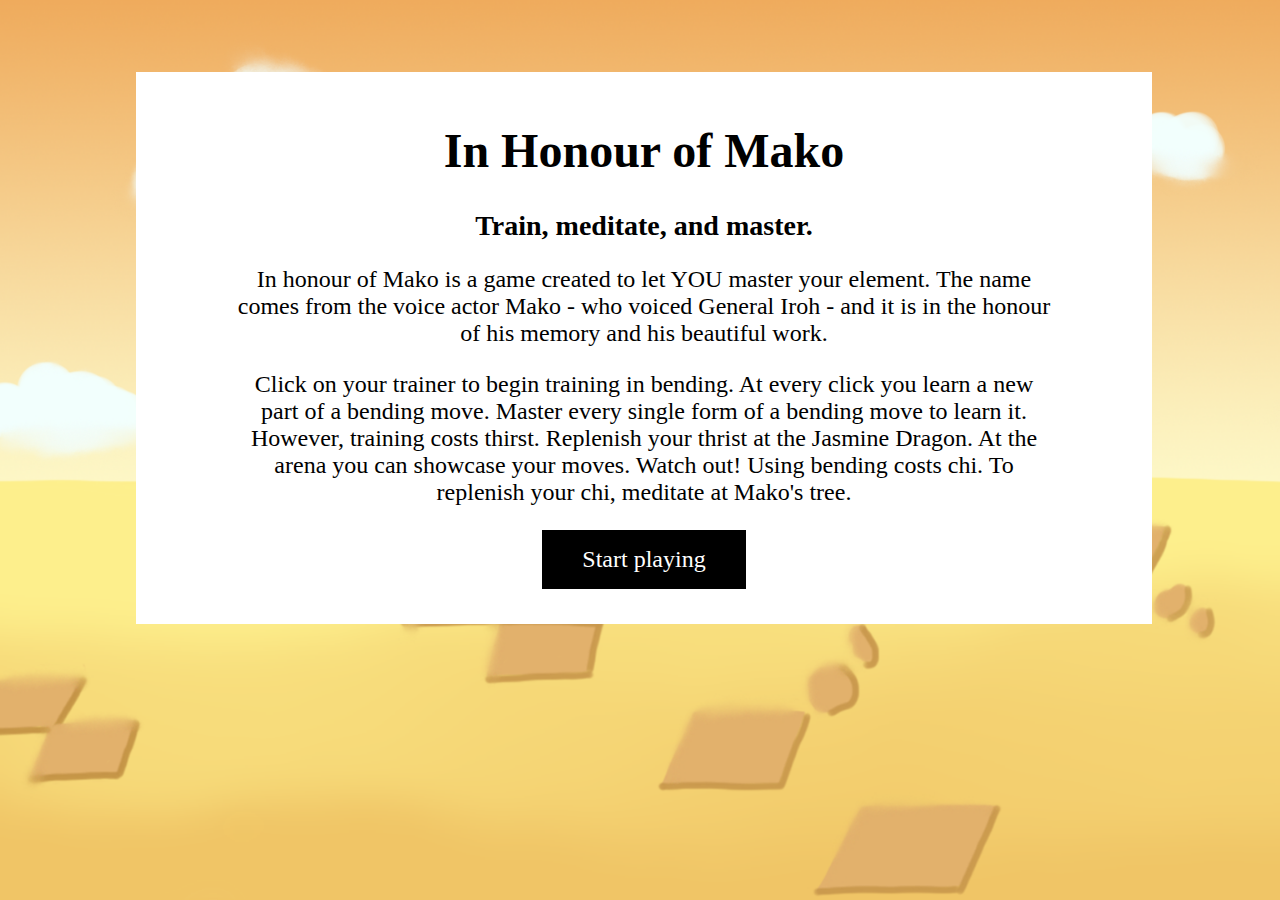
<file: index.html>
<!DOCTYPE html>
<html lang="en">
<head>
    <meta charset="UTF-8">
    <meta http-equiv="X-UA-Compatible" content="IE=edge">
    <meta name="viewport" content="width=device-width, initial-scale=1.0">
    <title>In Honour of Mako</title>
    <link rel="stylesheet" href="css/style.css">
</head>
<body id="home-bg">
    <!-- Introductie van de website, tutorial/uitleg -->
    <article>
        <section id="tutorial-text">
            <h1>In Honour of Mako</h1>
            <h2>Train, meditate, and master.</h2>
            <!-- About -->
            <p>
                In honour of Mako is a game created to let YOU master your element.
                The name comes from the voice actor Mako - who voiced General Iroh - and it is in the honour of his memory and his beautiful work.
            </p>
            <!-- Tutorial -->
            <p>
                Click on your trainer to begin training in bending.
                At every click you learn a new part of a bending move.
                Master every single form of a bending move to learn it.
                However, training costs thirst.
                Replenish your thrist at the Jasmine Dragon.
                At the arena you can showcase your moves.
                Watch out! Using bending costs chi.
                To replenish your chi, meditate at Mako's tree.
            </p>
            <p id="spacing-homebutton"><a id="start-button" href="home.html">Start playing</a></p>
        </section>
    </article>
</body>
</html>
</file>
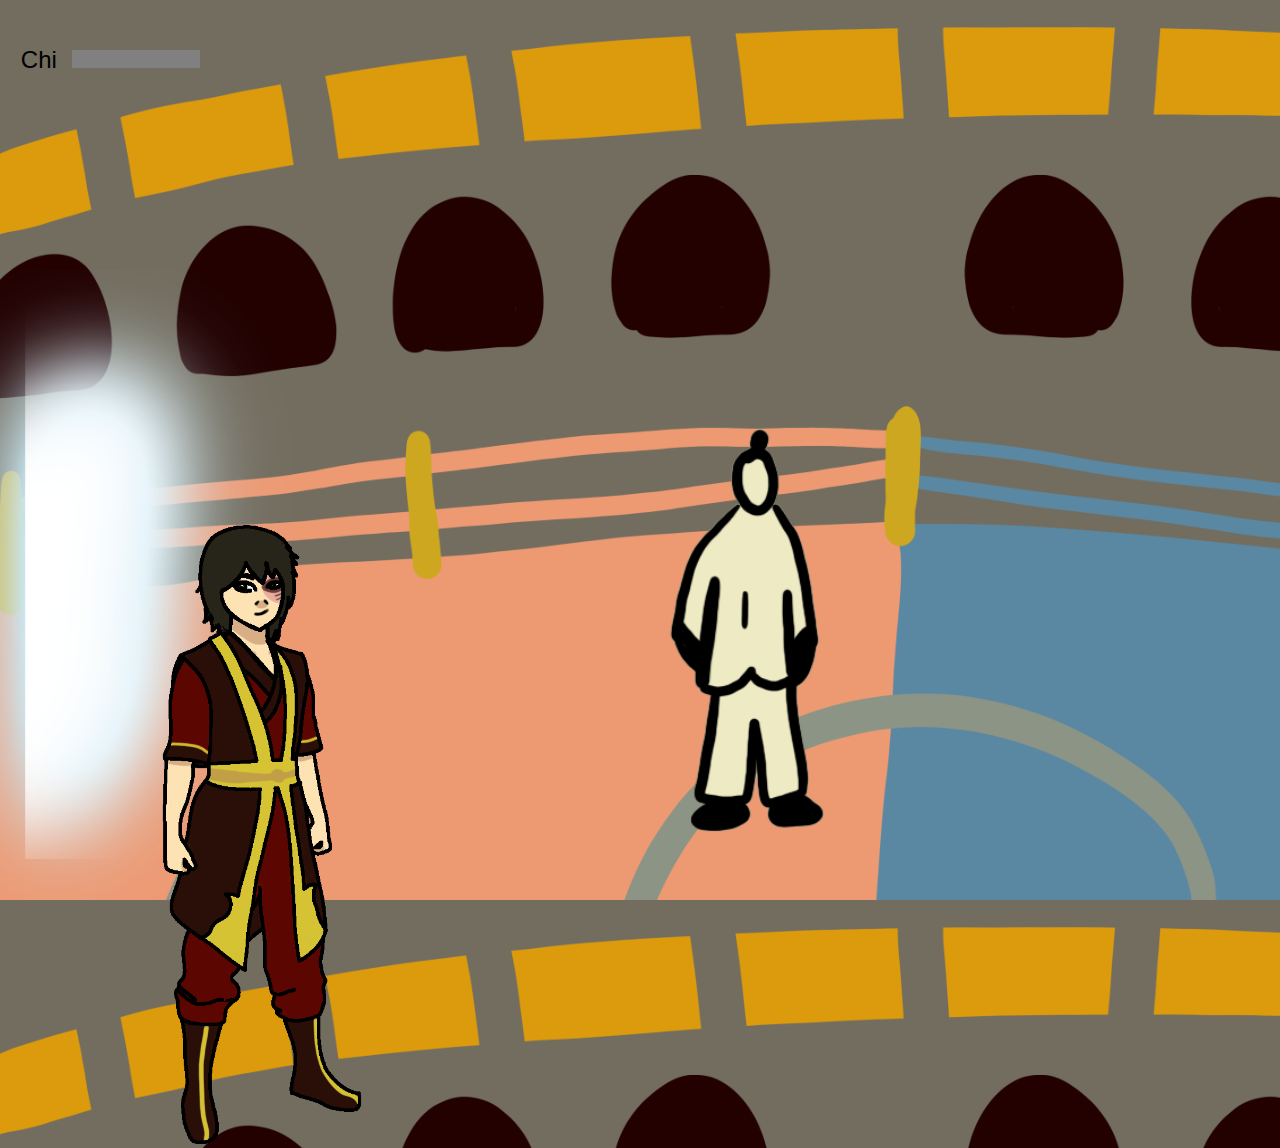
<file: arena-home.html>
<!DOCTYPE html>
<html lang="en">
<head>
    <meta charset="UTF-8">
    <meta http-equiv="X-UA-Compatible" content="IE=edge">
    <meta name="viewport" content="width=device-width, initial-scale=1.0">
    <title>In Honour of Mako</title>
    <link rel="stylesheet" href="css/style.css">
</head>
<body id="arena-bg">
        <!-- De status bars. Hierbij zie je hoeveel chi je hebt -->
    <p id="progress-text-chi">Chi</p><progress id="chi" value="100" max="100"></progress>

    <!-- Terugknop -->
    <a href="home.html"><img id="exit-button" src="img/home-button.png"></a>

    <!-- Zuko, de trainer, laat zien welke moves je weet -->
    <img id="trainer-guide" src="img/zuko.png">

    <!-- Dit is wat Zuko laat zien, hoe meer je weet, hoe verder de scroll uitwerkt -->
    <img class="hide" id="scroll" src="img/scroll-0.png">

    <!-- Het poppetje, de hoofdkarakter -->
    <img id="bender" src="img/bender.png">

    <script src="javascript/java.js"></script>
    <script src="javascript/java-arena.js"></script>
</body>
</html>
</file>
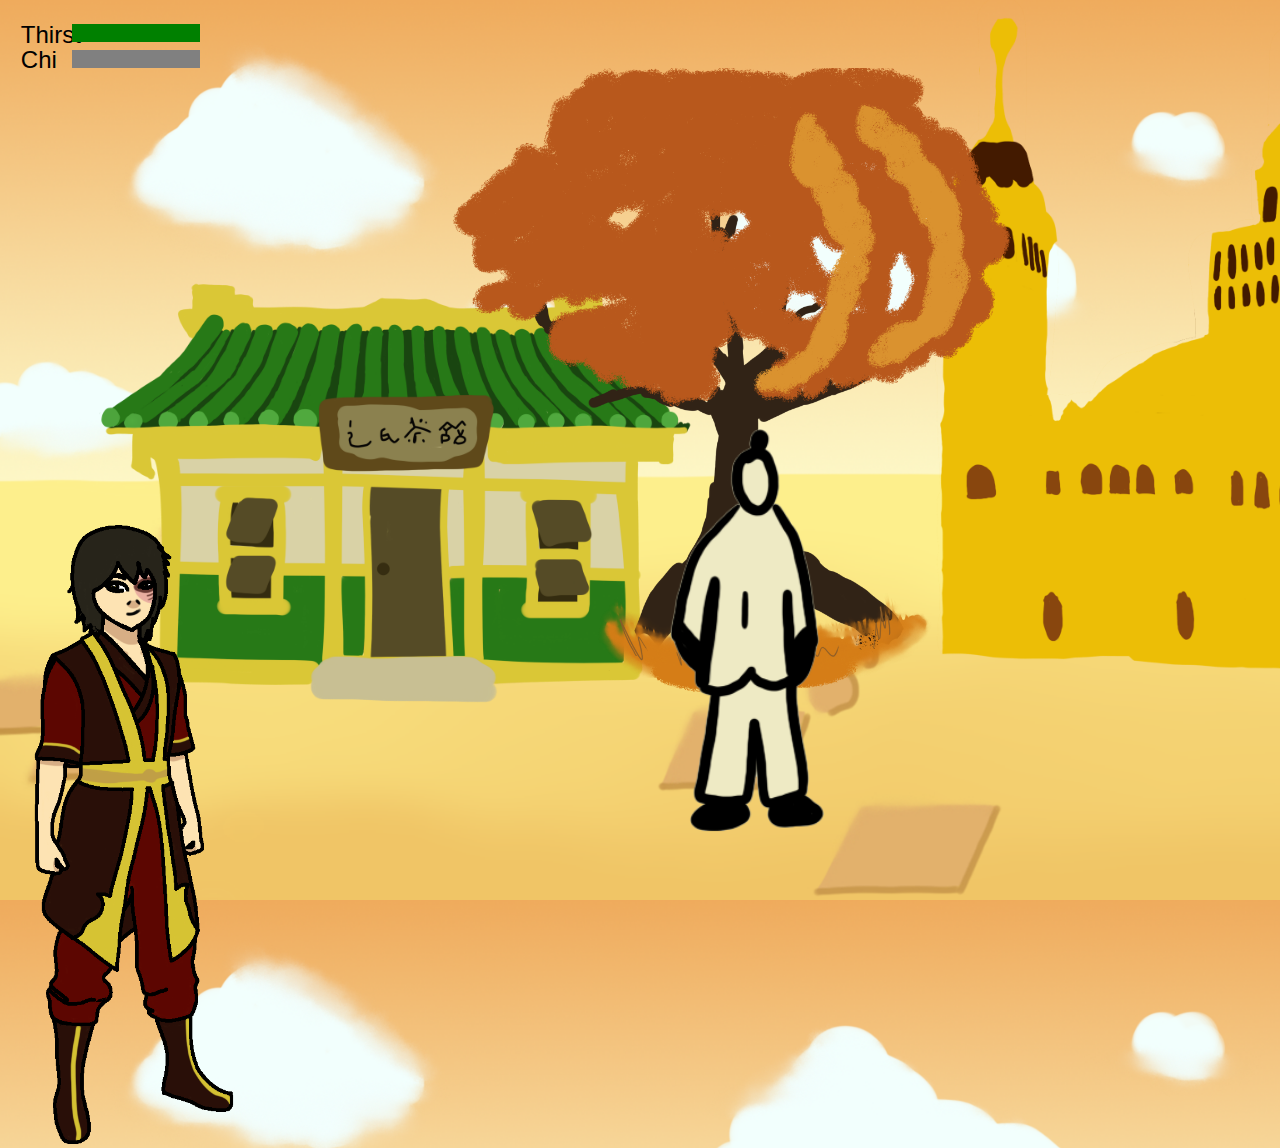
<file: home.html>
<!DOCTYPE html>
<html lang="en">
<head>
    <meta charset="UTF-8">
    <meta http-equiv="X-UA-Compatible" content="IE=edge">
    <meta name="viewport" content="width=device-width, initial-scale=1.0">
    <title>In Honour of Mako</title>
    <link rel="stylesheet" href="css/style.css">
</head>
<body id="home-bg">
    <!-- De status bars. Hierbij zie je hoeveel chi + dorst je hebt -->
    <p id="progress-text-thirst">Thirst</p><progress id="thirst" value="100" max="100"></progress>
    <p id="progress-text-chi">Chi</p><progress id="chi" value="100" max="100"></progress>
    
    <!-- Zuko, de trainer, haalt dorst weg -->
    <img id="trainer" src="img/zuko.png">

    <!-- Jasmine dragon, de theewinkel, hoe je je dorst omhoog krijgt -->
    <img id="teashop" src="img/teashop.png">

    <!-- Het poppetje, de hoofdkarakter -->
    <img id="bender" src="img/bender.png">

    <!-- De boom, meditatie gebied, hoe je je chi omhoogt krijgt -->
    <img id="meditation" src="img/tree.png">

    <!-- De pro-bending arena, waar je je bending kan gebruiken -->
    <a href="arena-home.html">
        <img id="arena" src="img/arena.png">
    </a>

    <script src="javascript/java.js"></script>
    <script src="javascript/java-home.js"></script>
</body>
</html>
</file>
<file: css/style.css>
html {
    width: 100%; height: 100%;
    overflow: hidden;
}

/* achtergrond index.html + intro.html */
#home-bg {
    background-image: url('../img/home-background.png');
    background-size: cover;
}

/* achtergrond arena-home.html*/
#arena-bg {
    background-image: url('../img/arena-background.png');
    background-size: cover;
}

/* cross-pagina styling */
#bender {
    position: absolute;
    height:60%;
    left: calc(50% - 35% / 2); top:calc((50% - 60% / 2) + 20%);
    z-index: 5;
}

    /* classlist */
    .hide {
        display: none;
    }

/* index.html */
h1,h2,p,a {
    font-family: "Palatino", Georgia, 'Times New Roman', Times, serif;
    text-align: center;
}

h1 {
    font-size: 3em;
}

h2 {
    font-size: 1.75em;
}

p {
    font-size: 1.5em;
}

article {
    position: absolute;
    background-color: white;
    margin: 5% 10% 5% 10%;
}

#tutorial-text {
    margin: 5% 10% 5% 10%;
}

#start-button {
    background: black;
    color: white;
    text-decoration: none;
    padding: 2% 5% 2% 5%;
}

#spacing-homebutton {
    margin-top: 5%;
}

/* home.html */
#progress-text-thirst {
    position: absolute;
    margin: 1% 0% 0% 1%;
    font-family: 'Segoe UI', Tahoma, Geneva, Verdana, sans-serif;
}

#progress-text-chi {
    position: absolute;
    margin: 3% 0% 0% 1%;
    font-family: 'Segoe UI', Tahoma, Geneva, Verdana, sans-serif;
}

progress {
    position: absolute;
    height: 2%; width: 10%;
}

#thirst {
    background-color: white;
    margin: 1.25% 0% 0% 5%;
}

#chi {
    background-color: white;
    margin: 3.25% 0% 0% 5%;
}

#trainer {
    position: absolute;
    height:70%;
    left: -5%; top: calc((50% - 25% / 2) + 20%);
    z-index: 5;
}

#teashop {
    position: absolute;
    height: 50%;
    top: 30%;
}

#arena {
    position: absolute;
    height: 100%;
    left: 50%; top: -15%;
    z-index: -1;
}

#meditation {
    position: absolute;
    height: 70%;
    left: 32.5%; top: 7.5%;
}

/* arena.html */
#exit-button {
    position: absolute;
    height: 70%;
    left: -5%; top: 30%;
}

#scroll {
    position: absolute;
    height:75%;
    left:20%; top: 5%;
    z-index: 10;
}

#trainer-guide {
    position: absolute;
    height:70%;
    left: 5%; top: calc((50% - 25% / 2) + 20%);
    z-index: 5;
}
</file>
